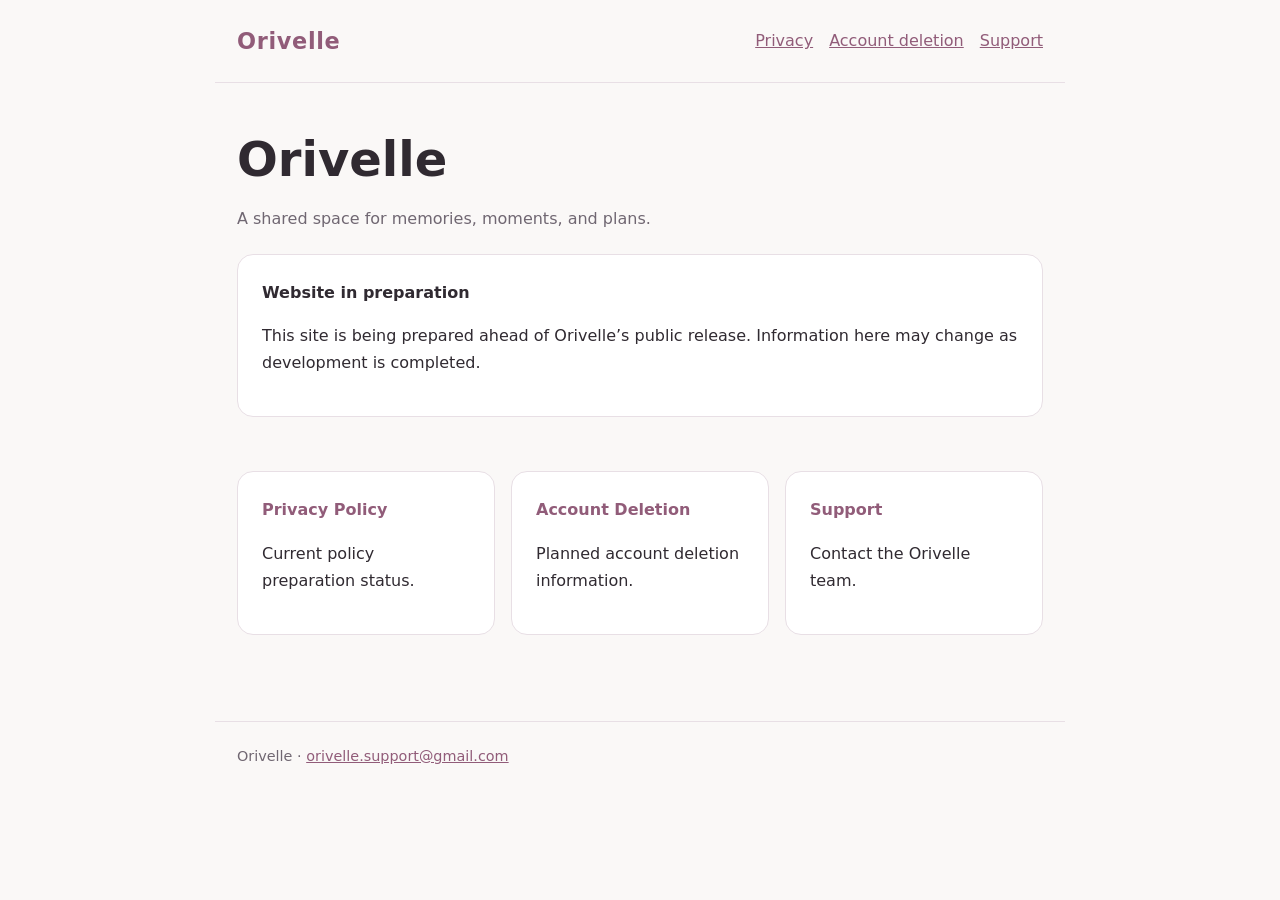
<file: index.html>
<!doctype html><html lang="en"><head><meta charset="utf-8"><meta name="viewport" content="width=device-width,initial-scale=1"><meta name="description" content="Orivelle legal and support information"><title>Legal &amp; Support | Orivelle</title><link rel="stylesheet" href="styles.css"></head><body><header><a class="brand" href="index.html">Orivelle</a><nav aria-label="Main navigation"><a href="privacy-policy.html">Privacy</a><a href="account-deletion.html">Account deletion</a><a href="support.html">Support</a></nav></header><main><h1>Orivelle</h1><p class="muted">A shared space for memories, moments, and plans.</p><div class="panel"><strong>Website in preparation</strong><p>This site is being prepared ahead of Orivelle’s public release. Information here may change as development is completed.</p></div><div class="links"><a class="panel" href="privacy-policy.html"><strong>Privacy Policy</strong><p>Current policy preparation status.</p></a><a class="panel" href="account-deletion.html"><strong>Account Deletion</strong><p>Planned account deletion information.</p></a><a class="panel" href="support.html"><strong>Support</strong><p>Contact the Orivelle team.</p></a></div></main><footer>Orivelle · <a href="mailto:orivelle.support@gmail.com">orivelle.support@gmail.com</a></footer></body></html>
</file>
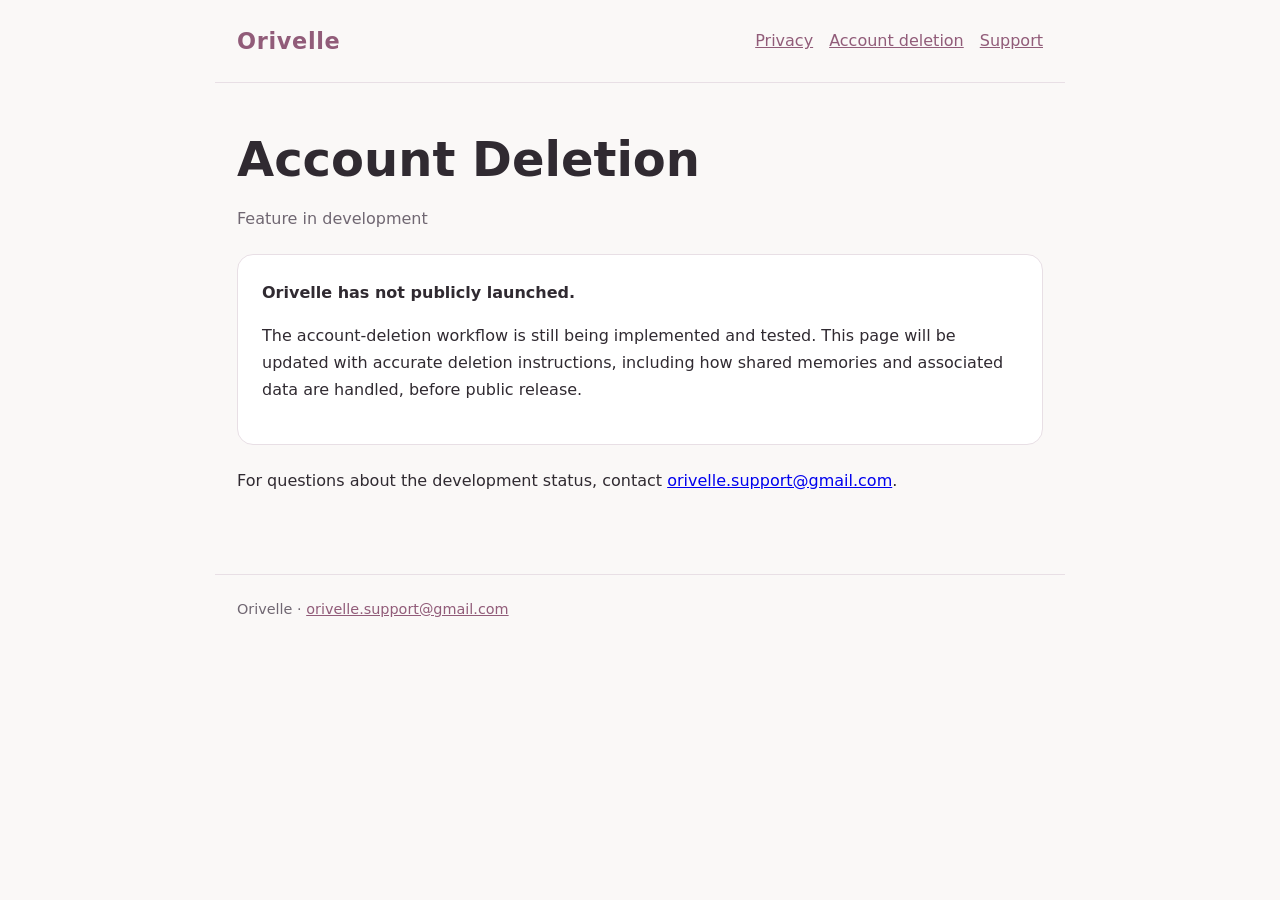
<file: account-deletion.html>
<!doctype html><html lang="en"><head><meta charset="utf-8"><meta name="viewport" content="width=device-width,initial-scale=1"><meta name="description" content="Orivelle legal and support information"><title>Account Deletion | Orivelle</title><link rel="stylesheet" href="styles.css"></head><body><header><a class="brand" href="index.html">Orivelle</a><nav aria-label="Main navigation"><a href="privacy-policy.html">Privacy</a><a href="account-deletion.html">Account deletion</a><a href="support.html">Support</a></nav></header><main><h1>Account Deletion</h1><p class="muted">Feature in development</p><div class="panel"><strong>Orivelle has not publicly launched.</strong><p>The account-deletion workflow is still being implemented and tested. This page will be updated with accurate deletion instructions, including how shared memories and associated data are handled, before public release.</p></div><p>For questions about the development status, contact <a href="mailto:orivelle.support@gmail.com">orivelle.support@gmail.com</a>.</p></main><footer>Orivelle · <a href="mailto:orivelle.support@gmail.com">orivelle.support@gmail.com</a></footer></body></html>
</file>
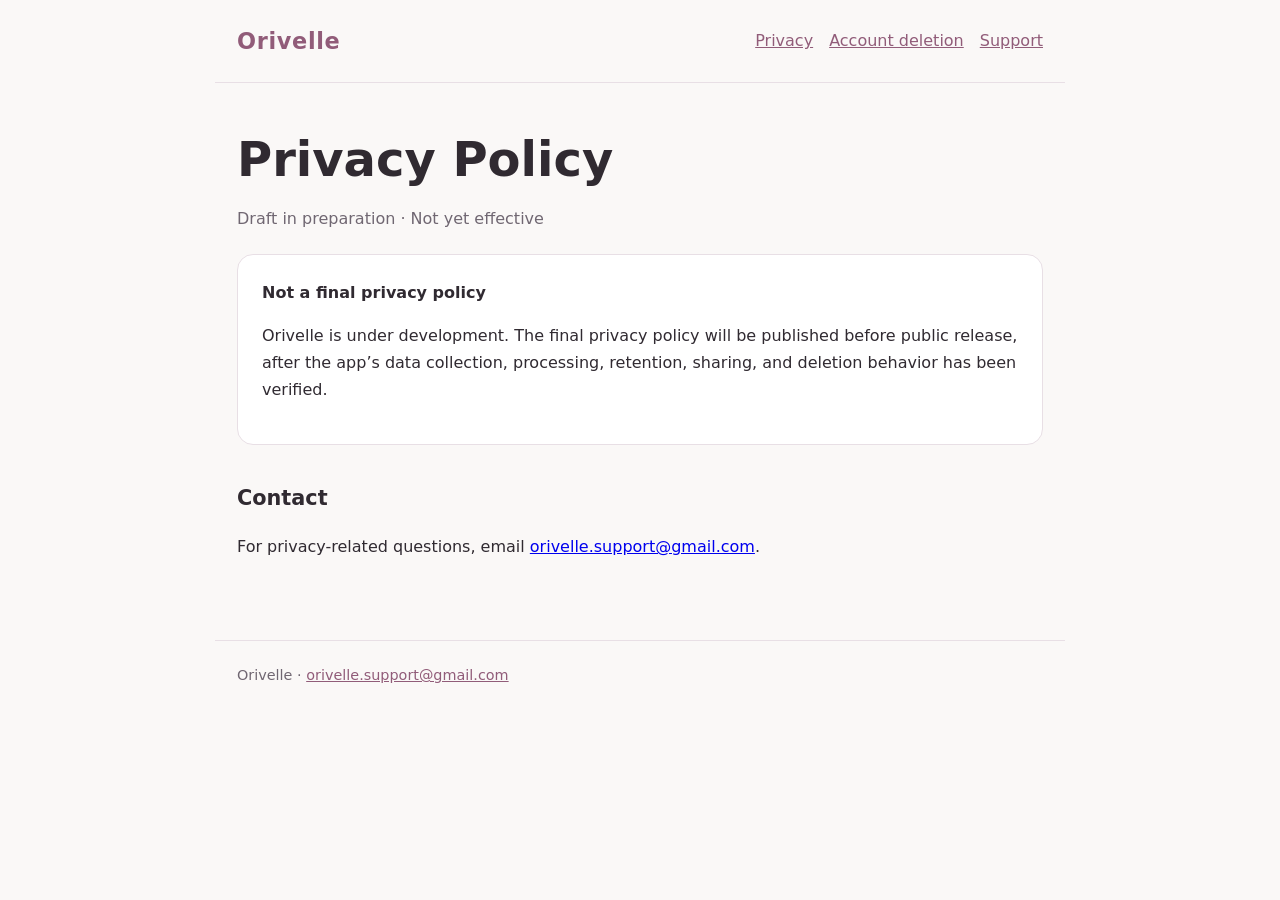
<file: privacy-policy.html>
<!doctype html><html lang="en"><head><meta charset="utf-8"><meta name="viewport" content="width=device-width,initial-scale=1"><meta name="description" content="Orivelle legal and support information"><title>Privacy Policy | Orivelle</title><link rel="stylesheet" href="styles.css"></head><body><header><a class="brand" href="index.html">Orivelle</a><nav aria-label="Main navigation"><a href="privacy-policy.html">Privacy</a><a href="account-deletion.html">Account deletion</a><a href="support.html">Support</a></nav></header><main><h1>Privacy Policy</h1><p class="muted">Draft in preparation · Not yet effective</p><div class="panel"><strong>Not a final privacy policy</strong><p>Orivelle is under development. The final privacy policy will be published before public release, after the app’s data collection, processing, retention, sharing, and deletion behavior has been verified.</p></div><h2>Contact</h2><p>For privacy-related questions, email <a href="mailto:orivelle.support@gmail.com">orivelle.support@gmail.com</a>.</p></main><footer>Orivelle · <a href="mailto:orivelle.support@gmail.com">orivelle.support@gmail.com</a></footer></body></html>
</file>
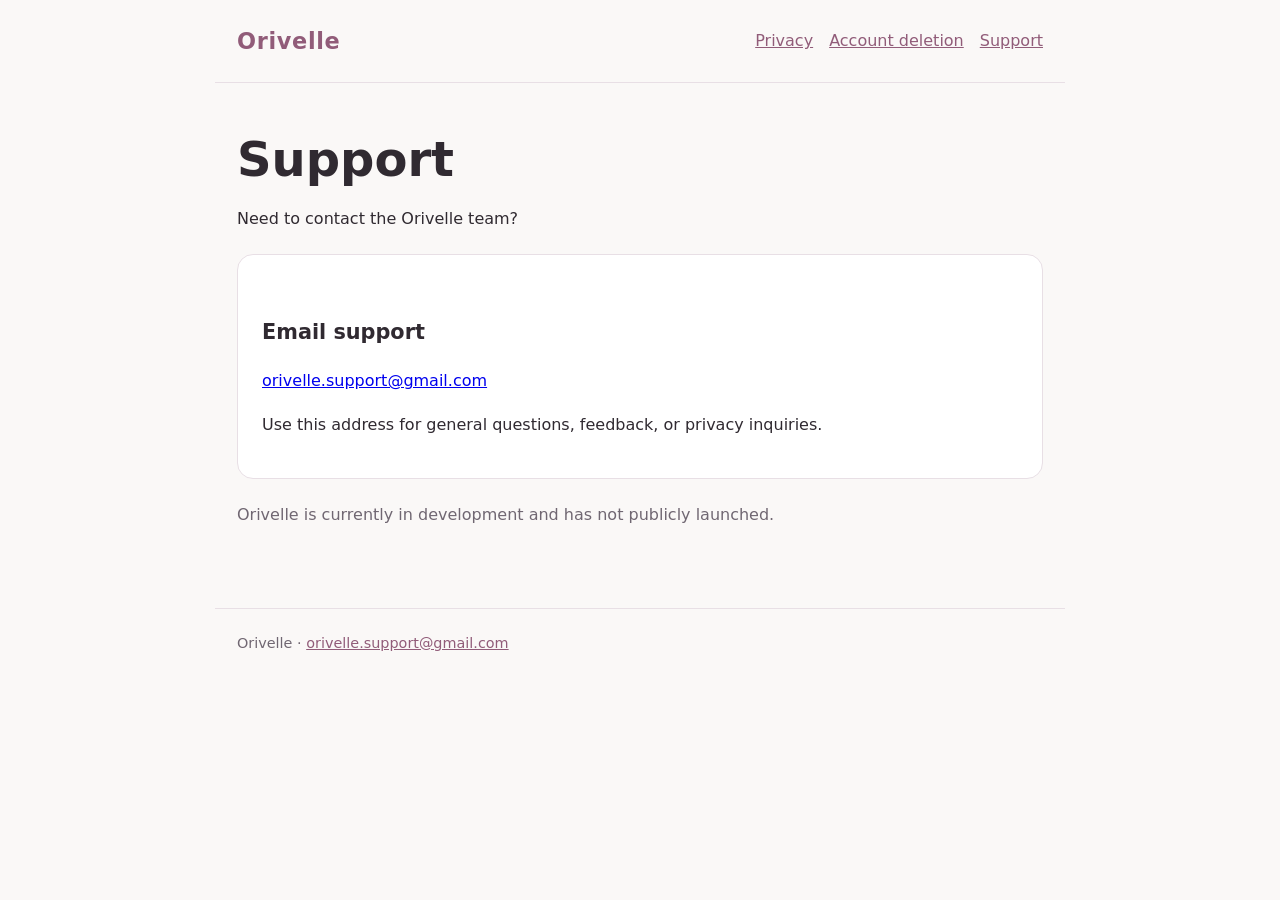
<file: support.html>
<!doctype html><html lang="en"><head><meta charset="utf-8"><meta name="viewport" content="width=device-width,initial-scale=1"><meta name="description" content="Orivelle legal and support information"><title>Support | Orivelle</title><link rel="stylesheet" href="styles.css"></head><body><header><a class="brand" href="index.html">Orivelle</a><nav aria-label="Main navigation"><a href="privacy-policy.html">Privacy</a><a href="account-deletion.html">Account deletion</a><a href="support.html">Support</a></nav></header><main><h1>Support</h1><p>Need to contact the Orivelle team?</p><div class="panel"><h2>Email support</h2><p><a href="mailto:orivelle.support@gmail.com">orivelle.support@gmail.com</a></p><p>Use this address for general questions, feedback, or privacy inquiries.</p></div><p class="muted">Orivelle is currently in development and has not publicly launched.</p></main><footer>Orivelle · <a href="mailto:orivelle.support@gmail.com">orivelle.support@gmail.com</a></footer></body></html>
</file>
<file: styles.css>
:root{color-scheme:light dark;--bg:#faf8f7;--fg:#302a31;--muted:#706772;--card:#fff;--accent:#915c79;--line:#e8dfe5}*{box-sizing:border-box}body{margin:0;background:var(--bg);color:var(--fg);font:16px/1.7 system-ui,-apple-system,Segoe UI,sans-serif}header,main,footer{max-width:850px;margin:auto;padding:22px}header{display:flex;justify-content:space-between;align-items:center;gap:16px;flex-wrap:wrap;border-bottom:1px solid var(--line)}.brand{font-size:1.4rem;font-weight:750;letter-spacing:.03em;color:var(--accent);text-decoration:none}nav{display:flex;flex-wrap:wrap;gap:16px}nav a,footer a{color:var(--accent)}main{padding-top:48px;padding-bottom:64px}h1{font-size:clamp(2rem,5vw,3rem);line-height:1.2;margin:0 0 14px}h2{margin-top:36px;font-size:1.3rem}p,li{max-width:75ch}.muted{color:var(--muted)}.panel{padding:24px;background:var(--card);border:1px solid var(--line);border-radius:16px;margin:22px 0}.links{display:grid;grid-template-columns:repeat(auto-fit,minmax(190px,1fr));gap:16px;margin-top:32px}.links a{display:block;text-decoration:none;color:inherit}.links a:hover{border-color:var(--accent)}.links strong{color:var(--accent)}a{overflow-wrap:anywhere}footer{border-top:1px solid var(--line);font-size:.9rem;color:var(--muted)}@media(prefers-color-scheme:dark){:root{--bg:#17151a;--fg:#f4edf1;--muted:#c1b4bf;--card:#252028;--accent:#e9accd;--line:#453843}}
</file>
